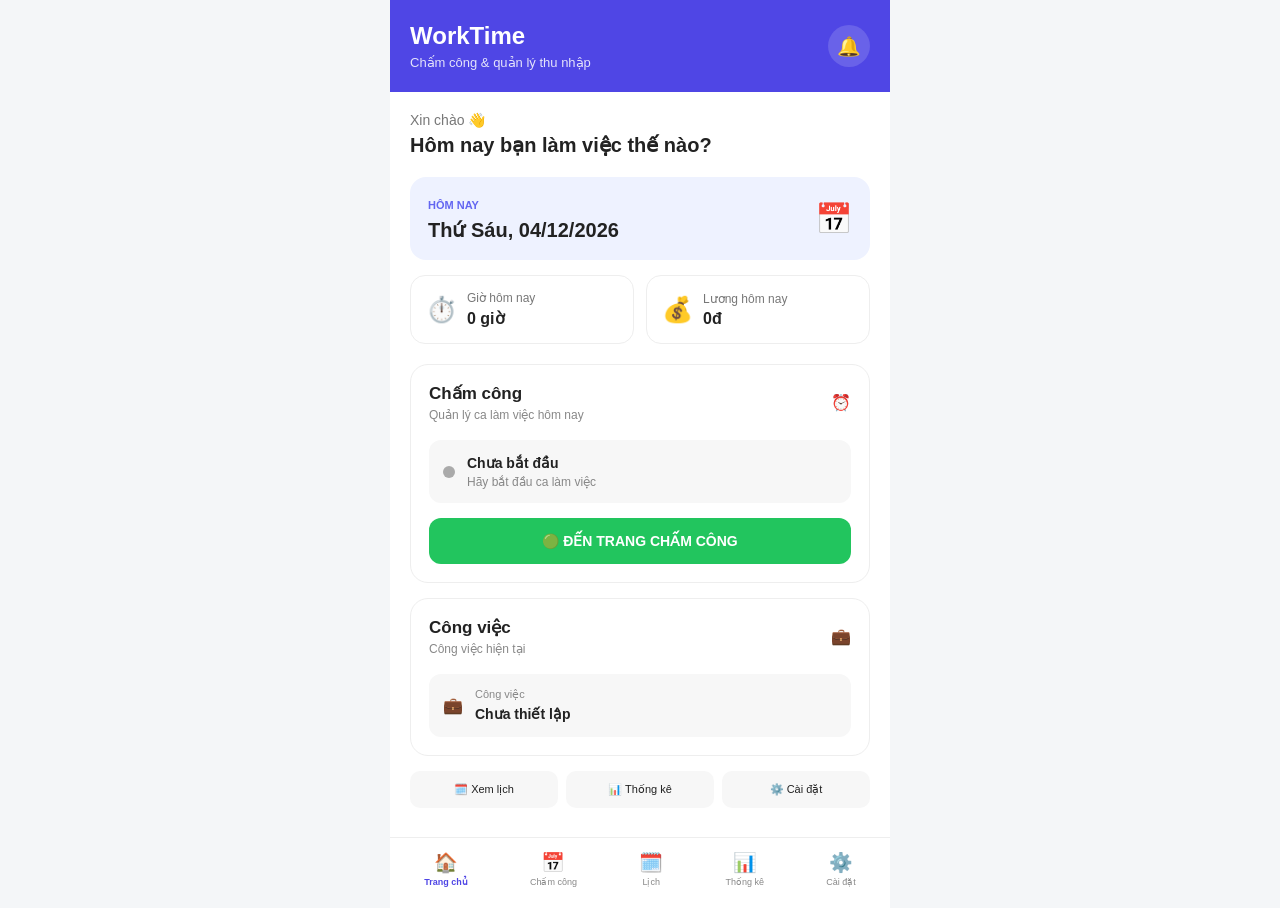
<file: index.html>
<!DOCTYPE html>
<html lang="vi">
<head>
    <meta charset="UTF-8">

    <meta name="viewport" content="width=device-width, initial-scale=1.0">

    <title>WorkTime – Chấm công & Quản lý thu nhập</title>
    
    <meta name="description"
        content="WorkTime giúp bạn chấm công, theo dõi giờ làm, tính lương và quản lý thu nhập dễ dàng cho cả công việc Part-time và Full-time.">

    <!-- Logo trên tab trình duyệt -->
    <link rel="icon" type="image/png" href="favicon.png">
    <link rel="apple-touch-icon" href="favicon.png">
    <meta name="keywords"
        content="WorkTime, chấm công, quản lý giờ làm, tính lương, lương part-time, lương full-time, lịch làm việc, thu nhập">

    <meta name="author" content="WorkTime">

    <!-- Google Search Console -->
    <meta name="google-site-verification"
        content="THAY_BẰNG_MÃ_GOOGLE_CỦA_BẠN">
    
    <!-- SEO -->
    <link rel="canonical"
        href="https://dinhthikieu1405-max.github.io/WorkTime-Kira/">

    <!-- Open Graph -->
    <meta property="og:title" content="WorkTime – Chấm công & Quản lý thu nhập">

    <meta property="og:description" content="Theo dõi giờ làm, chấm công, tính lương và quản lý thu nhập dễ dàng cho Part-time và Full-time.">

    <meta property="og:image" content="https://dinhthikieu1405-max.github.io/WorkTime-Kira/og-image.png">

    <meta property="og:url" content="https://dinhthikieu1405-max.github.io/WorkTime-Kira/">

    <meta property="og:type" content="website">

    <meta property="og:site_name" content="WorkTime">
    <link rel="stylesheet" href="style.css">
</head>

<body>

<div class="app">

    <!-- HEADER -->

    <header class="header">

        <div>

            <h1>WorkTime</h1>

            <p>
                Chấm công & quản lý thu nhập
            </p>

        </div>


        <button
            id="notificationBtn"
            class="notification-btn"
        >

            🔔

            <span
                id="notificationCount"
                class="notification-count hidden"
            >
                0
            </span>

        </button>

    </header>


    <!-- THÔNG BÁO -->

    <div
        id="notificationPanel"
        class="notification-panel hidden"
    >

        <div class="notification-header">

            <h3>🔔 Thông báo</h3>

            <button id="markAllRead">
                Đánh dấu đã đọc
            </button>

        </div>


        <div id="notificationList">

            <p class="empty-text">
                Chưa có thông báo
            </p>

        </div>

    </div>


    <!-- NỘI DUNG -->

    <main class="main">

        <section class="welcome">

            <p>Xin chào 👋</p>

            <h2>
                Hôm nay bạn làm việc thế nào?
            </h2>

        </section>


        <!-- NGÀY -->

        <section class="date-card">

            <div>

                <span class="date-label">
                    HÔM NAY
                </span>

                <h3 id="today">
                    --/--/----
                </h3>

            </div>


            <div class="calendar-icon">
                📅
            </div>

        </section>


        <!-- THỐNG KÊ HÔM NAY -->

        <section class="stats">

            <div class="stat-card">

                <div class="stat-icon">
                    ⏱️
                </div>

                <div>

                    <p>Giờ hôm nay</p>

                    <strong id="totalHours">
                        0 giờ
                    </strong>

                </div>

            </div>


            <div class="stat-card">

                <div class="stat-icon">
                    💰
                </div>

                <div>

                    <p>Lương hôm nay</p>

                    <strong id="todaySalary">
                        0đ
                    </strong>

                </div>

            </div>

        </section>


        <!-- CHẤM CÔNG -->

        <section class="attendance-card">

            <div class="section-title">

                <div>

                    <h2>Chấm công</h2>

                    <p>
                        Quản lý ca làm việc hôm nay
                    </p>

                </div>

                <span>⏰</span>

            </div>


            <div class="work-status">

                <div
                    id="statusDot"
                    class="status-dot"
                ></div>


                <div>

                    <strong id="workStatus">
                        Chưa bắt đầu
                    </strong>

                    <p id="workTime">
                        Hãy bắt đầu ca làm việc
                    </p>

                </div>

            </div>


            <a
                href="attendance.html"
                class="attendance-btn"
            >
                🟢 ĐẾN TRANG CHẤM CÔNG
            </a>

        </section>


        <!-- CÔNG VIỆC -->

        <section class="job-card">

            <div class="section-title">

                <div>

                    <h2>Công việc</h2>

                    <p>
                        Công việc hiện tại
                    </p>

                </div>

                <span>💼</span>

            </div>


            <div class="job-select">

                <span>💼</span>

                <div>

                    <small>
                        Công việc
                    </small>

                    <strong id="jobName">
                        Chưa thiết lập
                    </strong>

                </div>

            </div>

        </section>


        <!-- LIÊN KẾT NHANH -->

        <section class="quick-links">

            <a href="calendar.html">
                🗓️ Xem lịch
            </a>

            <a href="statistics.html">
                📊 Thống kê
            </a>

            <a href="settings.html">
                ⚙️ Cài đặt
            </a>

        </section>

    </main>


    <!-- MENU -->

    <nav class="bottom-nav">

        <a
            href="index.html"
            class="nav-item active"
        >

            <span>🏠</span>

            <small>
                Trang chủ
            </small>

        </a>


        <a
            href="attendance.html"
            class="nav-item"
        >

            <span>📅</span>

            <small>
                Chấm công
            </small>

        </a>


        <a
            href="calendar.html"
            class="nav-item"
        >

            <span>🗓️</span>

            <small>
                Lịch
            </small>

        </a>


        <a
            href="statistics.html"
            class="nav-item"
        >

            <span>📊</span>

            <small>
                Thống kê
            </small>

        </a>


        <a
            href="settings.html"
            class="nav-item"
        >

            <span>⚙️</span>

            <small>
                Cài đặt
            </small>

        </a>

    </nav>

</div>


<script src="app.js"></script>

<script src="notification.js"></script>

</body>

</html>
</file>
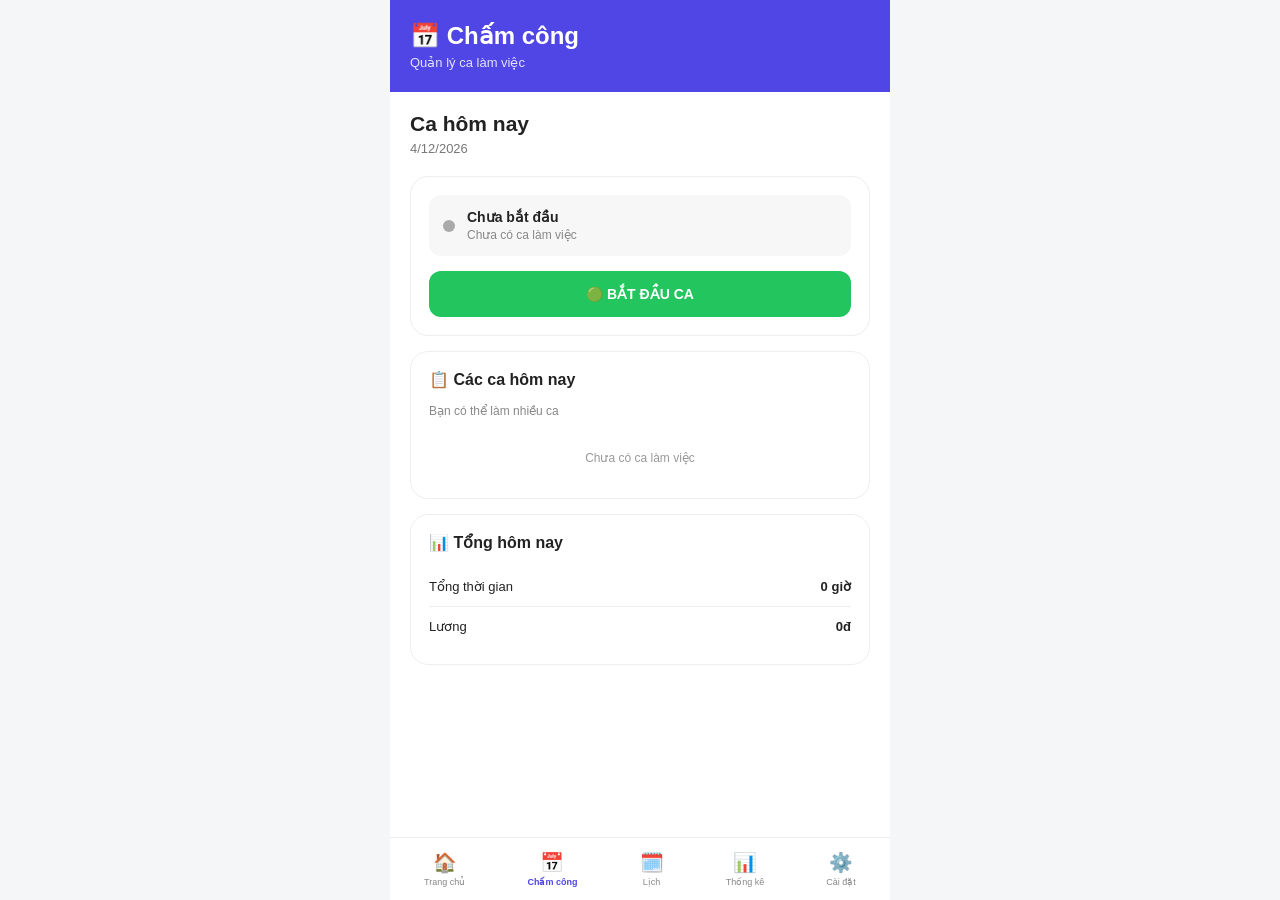
<file: attendance.html>
<!-- //Chấm công -->
<html lang="vi">

<head>
    <meta charset="UTF-8">

    <meta name="viewport" content="width=device-width, initial-scale=1.0">

    <title>WorkTime – Chấm công</title>

    <meta name="description"
        content="Chấm công và theo dõi thời gian làm việc hàng ngày với WorkTime.">

    <link rel="canonical"
        href="https://dinhthikieu1405-max.github.io/WorkTime-Kira/attendance.html">
    <link rel="icon" type="image/png" href="favicon.png">
    <link rel="apple-touch-icon" href="favicon.png">
    <link rel="stylesheet" href="style.css">
</head>

<body>

<div class="app">

    <header class="simple-header">

        <div>

            <h1>📅 Chấm công</h1>

            <p>
                Quản lý ca làm việc
            </p>

        </div>

    </header>


    <main class="main">

        <div class="page-title">

            <h2>Ca hôm nay</h2>

            <p id="attendanceDate">
                --/--/----
            </p>

        </div>


        <section class="attendance-card">

            <div class="work-status">

                <div
                    id="statusDot"
                    class="status-dot"
                ></div>


                <div>

                    <strong id="attendanceStatus">
                        Chưa bắt đầu
                    </strong>

                    <p id="attendanceTime">
                        Chưa có ca làm việc
                    </p>

                </div>

            </div>
            <!-- ĐỒNG HỒ LÀM VIỆC -->

            <div
                id="workingTimer"
                class="working-timer hidden"
            >

               <span>⏱️ Thời gian đã làm</span>

               <strong id="timer">
                    00:00:00
               </strong>

            </div>


            <button
                id="attendanceBtn"
                class="attendance-btn"
            >
                🟢 BẮT ĐẦU CA
            </button>

        </section>


        <section class="info-card">

            <div class="section-title">

                <div>

                    <h3>
                        📋 Các ca hôm nay
                    </h3>

                    <p>
                        Bạn có thể làm nhiều ca
                    </p>

                </div>

            </div>


            <div id="todayShiftList">

                <p class="empty-text">
                    Chưa có ca làm việc
                </p>

            </div>

        </section>


        <section class="info-card">

            <h3>
                📊 Tổng hôm nay
            </h3>


            <div class="info-row">

                <span>
                    Tổng thời gian
                </span>

                <strong id="totalHours">
                    0 giờ
                </strong>

            </div>


            <div class="info-row">

                <span>
                    Lương
                </span>

                <strong id="todaySalary">
                    0đ
                </strong>

            </div>

        </section>

    </main>


    <nav class="bottom-nav">

        <a
            href="index.html"
            class="nav-item"
        >
            <span>🏠</span>
            <small>Trang chủ</small>
        </a>


        <a
            href="attendance.html"
            class="nav-item active"
        >
            <span>📅</span>
            <small>Chấm công</small>
        </a>


        <a
            href="calendar.html"
            class="nav-item"
        >
            <span>🗓️</span>
            <small>Lịch</small>
        </a>


        <a
            href="statistics.html"
            class="nav-item"
        >
            <span>📊</span>
            <small>Thống kê</small>
        </a>


        <a
            href="settings.html"
            class="nav-item"
        >
            <span>⚙️</span>
            <small>Cài đặt</small>
        </a>

    </nav>

</div>


<script src="app.js"></script>

<script src="attendance.js"></script>

</body>

</html>
</file>
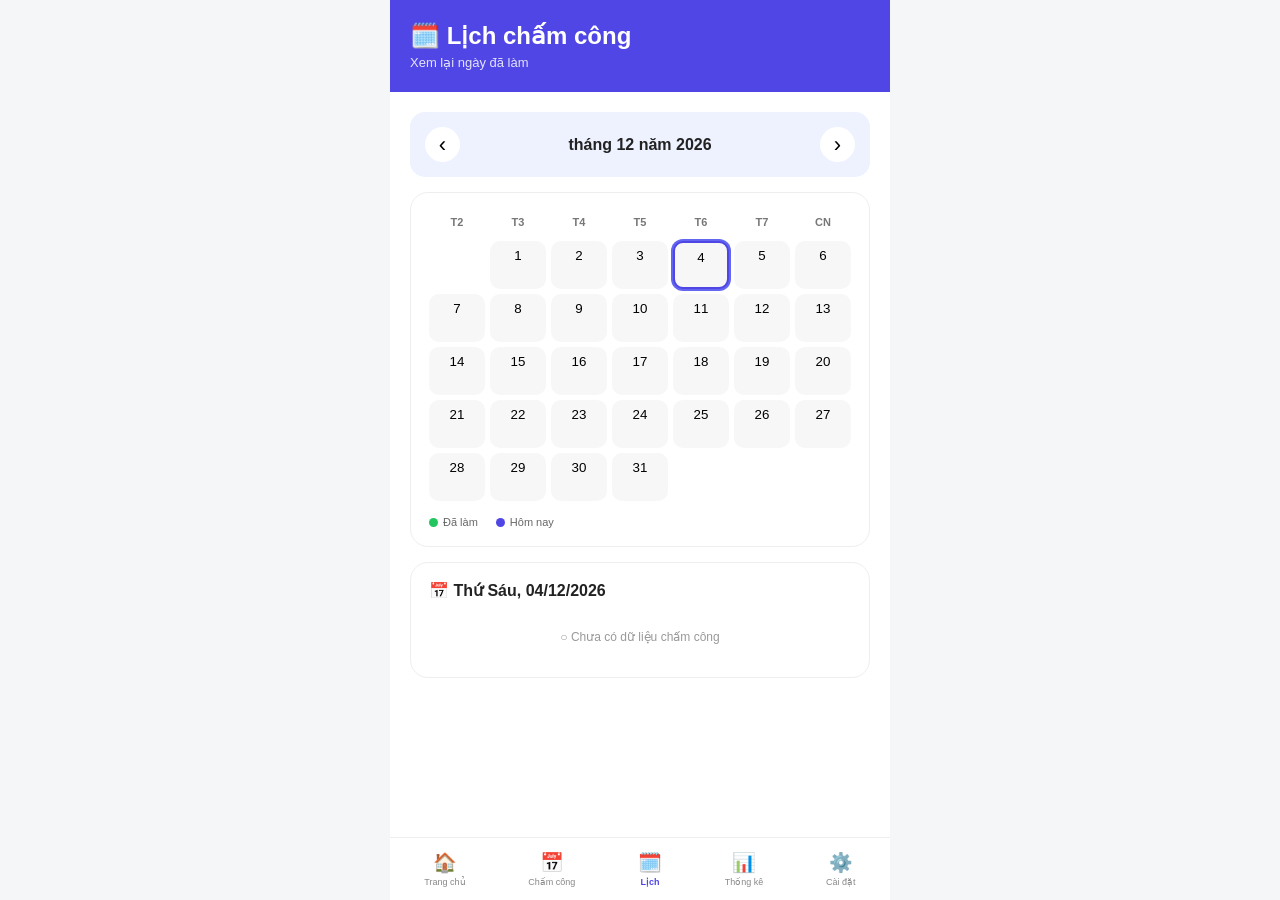
<file: calendar.html>
<!-- //lịch -->
<!DOCTYPE html>
<html lang="vi">

<head>

    <meta charset="UTF-8">

    <meta
        name="viewport"
        content="width=device-width, initial-scale=1.0"
    >

    <title>WorkTime - Lịch</title>
    <link rel="icon" type="image/png" href="favicon.png">
    <link rel="apple-touch-icon" href="favicon.png">
    <link
        rel="stylesheet"
        href="style.css"
    >

</head>


<body>

<div class="app">

    <header class="simple-header">

        <div>

            <h1>🗓️ Lịch chấm công</h1>

            <p>
                Xem lại ngày đã làm
            </p>

        </div>

    </header>


    <main class="main">

        <section class="month-card">

            <button id="prevMonth">
                ‹
            </button>


            <strong id="currentMonth">
                Tháng
            </strong>


            <button id="nextMonth">
                ›
            </button>

        </section>


        <section class="calendar-card">

            <div class="weekdays">

                <span>T2</span>
                <span>T3</span>
                <span>T4</span>
                <span>T5</span>
                <span>T6</span>
                <span>T7</span>
                <span>CN</span>

            </div>


            <div
                id="calendarGrid"
                class="calendar-grid"
            ></div>


            <div class="calendar-legend">

                <span>

                    <i class="dot worked"></i>

                    Đã làm

                </span>


                <span>

                    <i class="dot today-dot"></i>

                    Hôm nay

                </span>

            </div>

        </section>


        <section class="info-card">

            <h3 id="selectedDayTitle">
                Chọn một ngày
            </h3>


            <div id="selectedDayContent">

                <p class="empty-text">

                    Bấm vào một ngày để xem
                    chi tiết.

                </p>

            </div>

        </section>

    </main>


    <nav class="bottom-nav">

        <a
            href="index.html"
            class="nav-item"
        >
            <span>🏠</span>
            <small>Trang chủ</small>
        </a>


        <a
            href="attendance.html"
            class="nav-item"
        >
            <span>📅</span>
            <small>Chấm công</small>
        </a>


        <a
            href="calendar.html"
            class="nav-item active"
        >
            <span>🗓️</span>
            <small>Lịch</small>
        </a>


        <a
            href="statistics.html"
            class="nav-item"
        >
            <span>📊</span>
            <small>Thống kê</small>
        </a>


        <a
            href="settings.html"
            class="nav-item"
        >
            <span>⚙️</span>
            <small>Cài đặt</small>
        </a>

    </nav>

</div>


<script src="app.js"></script>

<script src="calendar.js"></script>

</body>

</html>
</file>
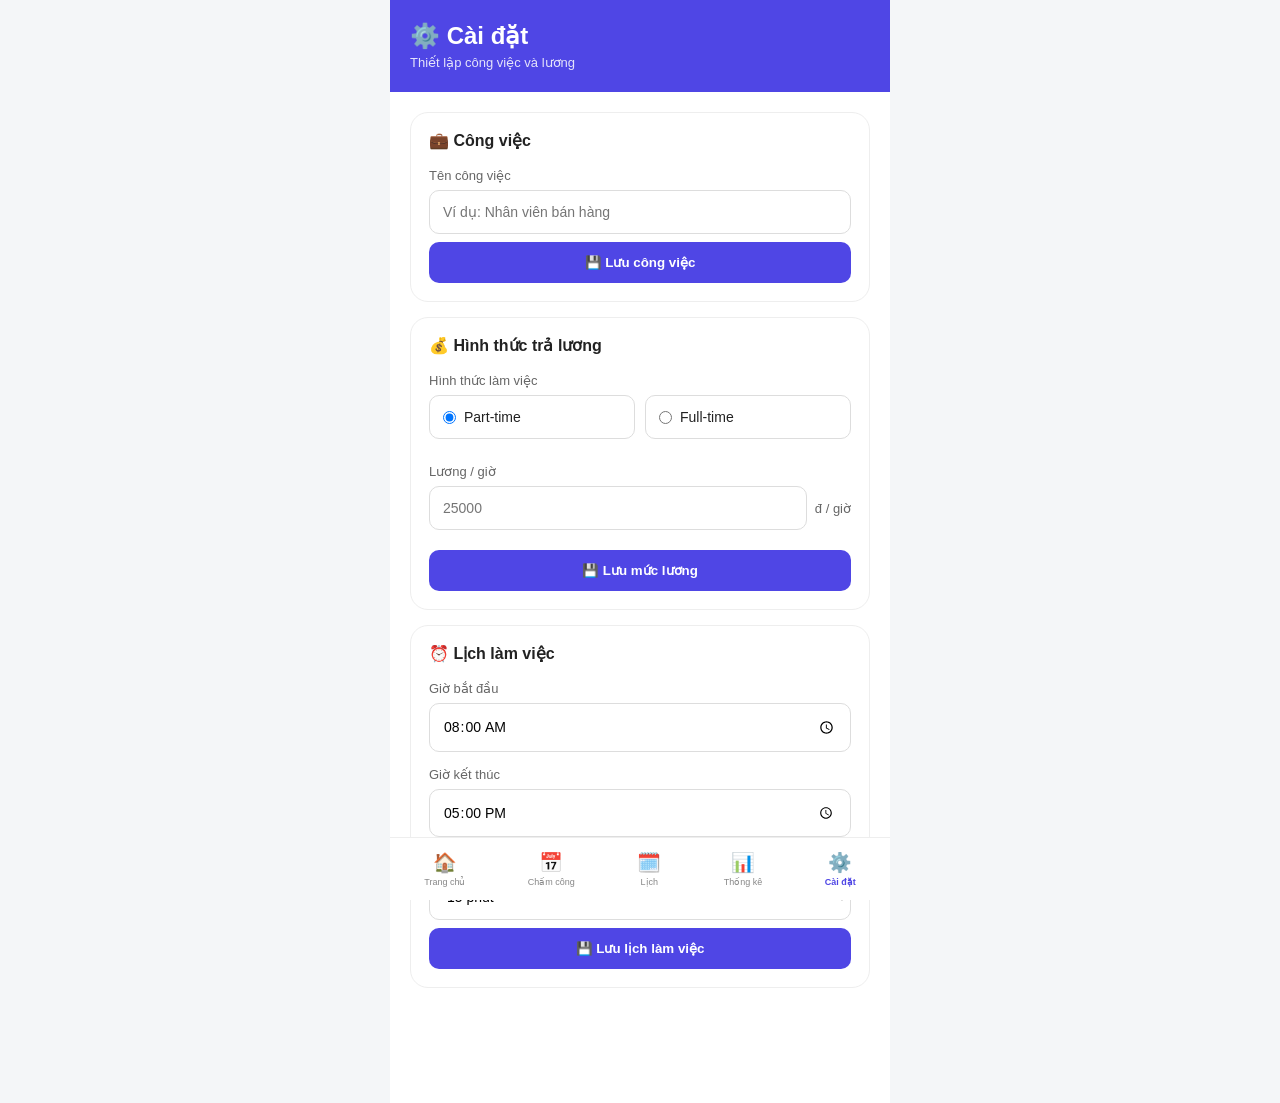
<file: settings.html>
<!-- Cài đặt -->
<html lang="vi">

<head>
    <meta charset="UTF-8">

    <meta name="viewport" content="width=device-width, initial-scale=1.0">

    <title>WorkTime – Cài đặt</title>

    <meta name="description"
        content="Thiết lập hình thức làm việc Full-time hoặc Part-time và mức lương trong WorkTime.">

    <link rel="canonical"
        href="https://dinhthikieu1405-max.github.io/WorkTime-Kira/settings.html">
    <link rel="icon" type="image/png" href="favicon.png">
    <link rel="apple-touch-icon" href="favicon.png">
    <link rel="stylesheet" href="style.css">
</head>


<body>

<div class="app">

    <header class="simple-header">

        <div>

            <h1>⚙️ Cài đặt</h1>

            <p>
                Thiết lập công việc và lương
            </p>

        </div>

    </header>


    <main class="main">


        <!-- CÔNG VIỆC -->

        <section class="setting-card">

            <h3>
                💼 Công việc
            </h3>


            <label>
                Tên công việc
            </label>


            <input
                type="text"
                id="jobInput"
                placeholder="Ví dụ: Nhân viên bán hàng"
            >


            <button
                id="saveJob"
                class="save-btn"
            >
                💾 Lưu công việc
            </button>

        </section>


        <!-- LƯƠNG -->

        <section class="setting-card">

            <h3>
                💰 Hình thức trả lương
            </h3>


            <label>
                Hình thức làm việc
            </label>


            <div class="salary-type">

                <label class="radio-option">

                    <input
                        type="radio"
                        name="salaryType"
                        value="part-time"
                        id="partTime"
                        checked
                    >

                    <span>
                        Part-time
                    </span>

                </label>


                <label class="radio-option">

                    <input
                        type="radio"
                        name="salaryType"
                        value="full-time"
                        id="fullTime"
                    >

                    <span>
                        Full-time
                    </span>

                </label>

            </div>


            <!-- PART TIME -->

            <div id="partTimeSalary">

                <label>
                    Lương / giờ
                </label>


                <div class="salary-input">

                    <input
                        type="number"
                        id="hourSalaryInput"
                        placeholder="25000"
                    >


                    <span>
                        đ / giờ
                    </span>

                </div>

            </div>


            <!-- FULL TIME -->

            <div
                id="fullTimeSalary"
                class="hidden"
            >

                <label>
                    Lương / ngày
                </label>


                <div class="salary-input">

                    <input
                        type="number"
                        id="daySalaryInput"
                        placeholder="300000"
                    >


                    <span>
                        đ / ngày
                    </span>

                </div>

            </div>


            <button
                id="saveSalary"
                class="save-btn"
            >
                💾 Lưu mức lương
            </button>

        </section>


        <!-- LỊCH -->

        <section class="setting-card">

            <h3>
                ⏰ Lịch làm việc
            </h3>


            <label>
                Giờ bắt đầu
            </label>


            <input
                type="time"
                id="workStart"
                value="08:00"
            >


            <label class="setting-label-gap">
                Giờ kết thúc
            </label>


            <input
                type="time"
                id="workEnd"
                value="17:00"
            >


            <label class="setting-label-gap">
                Nhắc trước
            </label>


            <select id="reminderMinutes">

                <option value="5">
                    5 phút
                </option>

                <option value="15" selected>
                    15 phút
                </option>

                <option value="30">
                    30 phút
                </option>

                <option value="60">
                    60 phút
                </option>

            </select>


            <button
                id="saveSchedule"
                class="save-btn"
            >
                💾 Lưu lịch làm việc
            </button>

        </section>

    </main>


    <nav class="bottom-nav">

        <a
            href="index.html"
            class="nav-item"
        >
            <span>🏠</span>
            <small>Trang chủ</small>
        </a>


        <a
            href="attendance.html"
            class="nav-item"
        >
            <span>📅</span>
            <small>Chấm công</small>
        </a>


        <a
            href="calendar.html"
            class="nav-item"
        >
            <span>🗓️</span>
            <small>Lịch</small>
        </a>


        <a
            href="statistics.html"
            class="nav-item"
        >
            <span>📊</span>
            <small>Thống kê</small>
        </a>


        <a
            href="settings.html"
            class="nav-item active"
        >
            <span>⚙️</span>
            <small>Cài đặt</small>
        </a>

    </nav>

</div>


<script src="app.js"></script>

<script src="settings.js"></script>

</body>

</html>
</file>
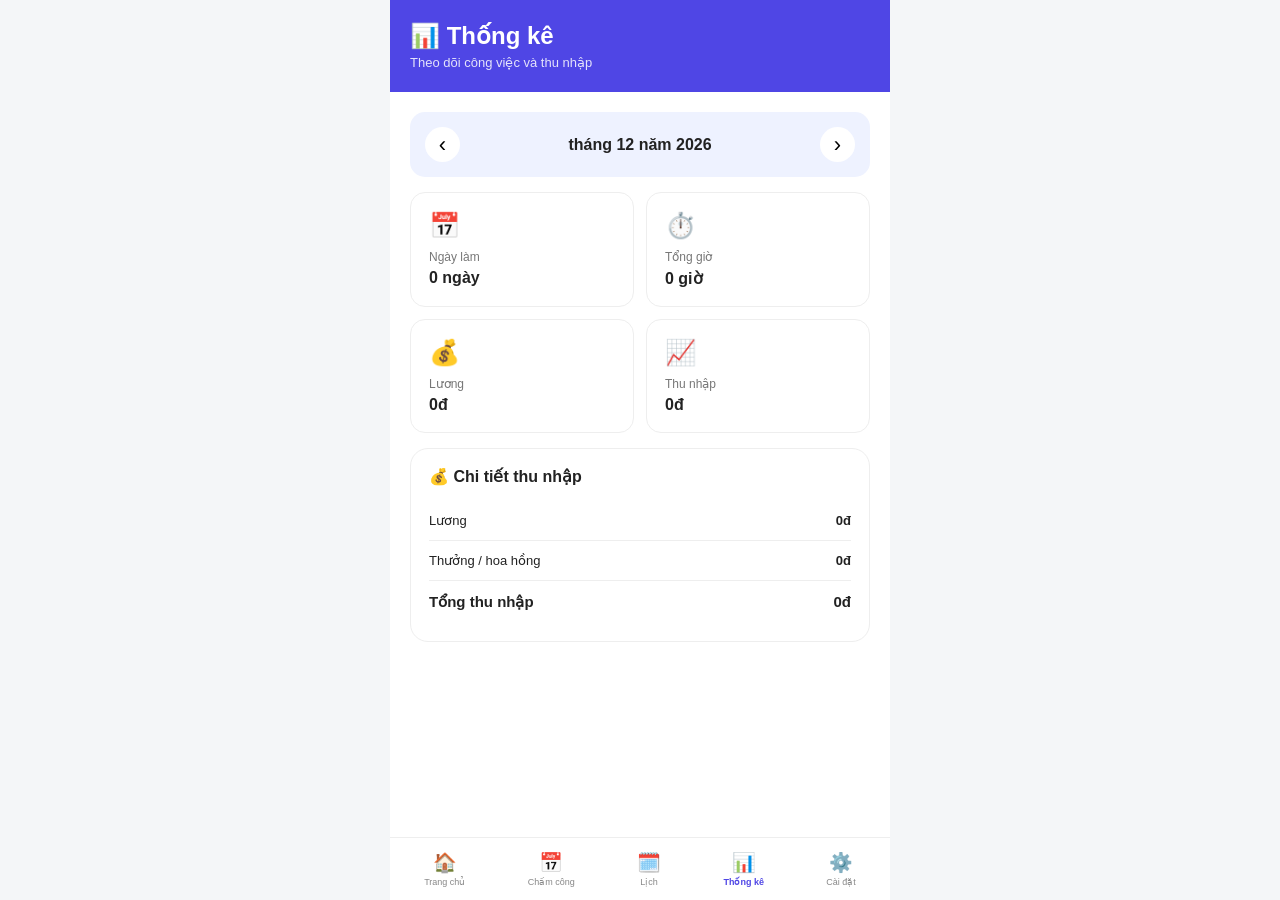
<file: statistics.html>
<!-- thống kê -->
<html lang="vi">

<head>
    <meta charset="UTF-8">

    <meta name="viewport" content="width=device-width, initial-scale=1.0">

    <title>WorkTime – Thống kê thu nhập</title>

    <meta name="description"
        content="Theo dõi tổng số giờ làm và thu nhập với thống kê trực quan từ WorkTime.">

    <link rel="canonical"
        href="https://dinhthikieu1405-max.github.io/WorkTime-Kira/statistics.html">
    <link rel="icon" type="image/png" href="favicon.png">
    <link rel="apple-touch-icon" href="favicon.png">
    <link rel="stylesheet" href="style.css">
</head>


<body>

<div class="app">

    <header class="simple-header">

        <div>

            <h1>📊 Thống kê</h1>

            <p>
                Theo dõi công việc và thu nhập
            </p>

        </div>

    </header>


    <main class="main">

        <section class="month-card">

            <button id="prevMonth">
                ‹
            </button>


            <strong id="currentMonth">
                Tháng
            </strong>


            <button id="nextMonth">
                ›
            </button>

        </section>


        <section class="statistics-grid">

            <div class="statistics-card">

                <span>📅</span>

                <p>
                    Ngày làm
                </p>

                <strong id="monthDays">
                    0 ngày
                </strong>

            </div>


            <div class="statistics-card">

                <span>⏱️</span>

                <p>
                    Tổng giờ
                </p>

                <strong id="monthHours">
                    0 giờ
                </strong>

            </div>


            <div class="statistics-card">

                <span>💰</span>

                <p>
                    Lương
                </p>

                <strong id="monthSalary">
                    0đ
                </strong>

            </div>


            <div class="statistics-card">

                <span>📈</span>

                <p>
                    Thu nhập
                </p>

                <strong id="monthIncome">
                    0đ
                </strong>

            </div>

        </section>


        <section class="info-card">

            <h3>
                💰 Chi tiết thu nhập
            </h3>


            <div class="info-row">

                <span>
                    Lương
                </span>

                <strong id="salaryMonth">
                    0đ
                </strong>

            </div>


            <div class="info-row">

                <span>
                    Thưởng / hoa hồng
                </span>

                <strong>
                    0đ
                </strong>

            </div>


            <div class="info-row total-row">

                <span>
                    Tổng thu nhập
                </span>

                <strong id="totalIncomeMonth">
                    0đ
                </strong>

            </div>

        </section>

    </main>


    <nav class="bottom-nav">

        <a
            href="index.html"
            class="nav-item"
        >
            <span>🏠</span>
            <small>Trang chủ</small>
        </a>


        <a
            href="attendance.html"
            class="nav-item"
        >
            <span>📅</span>
            <small>Chấm công</small>
        </a>


        <a
            href="calendar.html"
            class="nav-item"
        >
            <span>🗓️</span>
            <small>Lịch</small>
        </a>


        <a
            href="statistics.html"
            class="nav-item active"
        >
            <span>📊</span>
            <small>Thống kê</small>
        </a>


        <a
            href="settings.html"
            class="nav-item"
        >
            <span>⚙️</span>
            <small>Cài đặt</small>
        </a>

    </nav>

</div>


<script src="app.js"></script>

<script src="statistics.js"></script>

</body>

</html>
</file>
<file: style.css>
* {
    margin: 0;
    padding: 0;
    box-sizing: border-box;
}


body {

    font-family:
        Arial,
        Helvetica,
        sans-serif;

    background: #f4f6f8;

    color: #222;

}


a {
    text-decoration: none;

    color: inherit;
}


button,
input,
select {
    font-family: inherit;
}


.app {

    width: 100%;

    max-width: 500px;

    min-height: 100vh;

    margin: auto;

    background: white;

    padding-bottom: 80px;

}


/* ==========================
   HEADER
========================== */

.header,
.simple-header {

    padding: 22px 20px;

    background: #4f46e5;

    color: white;

}


.header {

    display: flex;

    justify-content: space-between;

    align-items: center;

}


.header h1,
.simple-header h1 {

    font-size: 24px;

    margin-bottom: 5px;

}


.header p,
.simple-header p {

    font-size: 13px;

    opacity: .85;

}


/* ==========================
   NOTIFICATION
========================== */

.notification-btn {

    position: relative;

    width: 42px;

    height: 42px;

    border: none;

    border-radius: 50%;

    background:
        rgba(255,255,255,.15);

    color: white;

    font-size: 19px;

    cursor: pointer;

}


.notification-count {

    position: absolute;

    top: -3px;

    right: -3px;

    min-width: 18px;

    height: 18px;

    padding: 2px 5px;

    border-radius: 20px;

    background: #ef4444;

    color: white;

    font-size: 10px;

    font-weight: bold;

}


.notification-panel {

    position: fixed;

    top: 75px;

    left: 50%;

    transform: translateX(-50%);

    width: calc(100% - 30px);

    max-width: 470px;

    background: white;

    border: 1px solid #ddd;

    border-radius: 15px;

    box-shadow:
        0 8px 25px
        rgba(0,0,0,.15);

    z-index: 200;

}


.notification-header {

    display: flex;

    justify-content: space-between;

    align-items: center;

    padding: 15px;

    border-bottom:
        1px solid #eee;

}


.notification-header h3 {

    font-size: 15px;

}


.notification-header button {

    border: none;

    background: none;

    color: #4f46e5;

    font-size: 11px;

    cursor: pointer;

}


.notification-item {

    padding: 13px 15px;

    border-bottom:
        1px solid #eee;

    cursor: pointer;

}


.notification-item.unread {

    background: #eef2ff;

}


.notification-item strong {

    display: block;

    font-size: 13px;

    margin-bottom: 4px;

}


.notification-item p {

    font-size: 12px;

    color: #666;

}


.notification-item small {

    display: block;

    margin-top: 5px;

    color: #999;

    font-size: 10px;

}


/* ==========================
   MAIN
========================== */

.main {

    padding: 20px;

}


.hidden {

    display: none !important;

}


.page-title {

    margin-bottom: 20px;

}


.page-title h2 {

    font-size: 21px;

    margin-bottom: 5px;

}


.page-title p {

    color: #777;

    font-size: 13px;

}


/* ==========================
   WELCOME
========================== */

.welcome {

    margin-bottom: 20px;

}


.welcome p {

    color: #777;

    font-size: 14px;

    margin-bottom: 5px;

}


.welcome h2 {

    font-size: 20px;

}


/* ==========================
   DATE
========================== */

.date-card {

    display: flex;

    justify-content: space-between;

    align-items: center;

    padding: 18px;

    border-radius: 16px;

    background: #eef2ff;

    margin-bottom: 15px;

}


.date-label {

    font-size: 11px;

    color: #6366f1;

    font-weight: bold;

}


.date-card h3 {

    margin-top: 5px;

    font-size: 20px;

}


.calendar-icon {

    font-size: 30px;

}


/* ==========================
   STATS
========================== */

.stats {

    display: flex;

    gap: 12px;

    margin-bottom: 20px;

}


.stat-card {

    flex: 1;

    display: flex;

    align-items: center;

    gap: 10px;

    padding: 15px;

    border: 1px solid #eee;

    border-radius: 15px;

}


.stat-icon {

    font-size: 25px;

}


.stat-card p {

    font-size: 12px;

    color: #777;

    margin-bottom: 4px;

}


.stat-card strong {

    font-size: 16px;

}


/* ==========================
   CARDS
========================== */

.attendance-card,
.job-card,
.info-card,
.setting-card,
.calendar-card {

    padding: 18px;

    border: 1px solid #eee;

    border-radius: 18px;

    margin-bottom: 15px;

    background: white;

}


.section-title {

    display: flex;

    justify-content: space-between;

    align-items: center;

    margin-bottom: 18px;

}


.section-title h2 {

    font-size: 17px;

    margin-bottom: 4px;

}


.section-title h3 {

    font-size: 16px;

}


.section-title p {

    color: #888;

    font-size: 12px;

}


/* ==========================
   STATUS
========================== */

.work-status {

    display: flex;

    align-items: center;

    gap: 12px;

    padding: 14px;

    background: #f7f7f7;

    border-radius: 12px;

    margin-bottom: 15px;

}


.status-dot {

    width: 12px;

    height: 12px;

    border-radius: 50%;

    background: #aaa;

}


.work-status strong {

    font-size: 14px;

}


.work-status p {

    color: #888;

    font-size: 12px;

    margin-top: 3px;

}


/* ==========================
   BUTTON
========================== */

.attendance-btn {

    display: block;

    width: 100%;

    padding: 15px;

    border: none;

    border-radius: 12px;

    background: #22c55e;

    color: white;

    text-align: center;

    font-size: 14px;

    font-weight: bold;

    cursor: pointer;

}


.attendance-btn:hover {

    opacity: .9;

}


.save-btn {

    width: 100%;

    margin-top: 8px;

    padding: 13px;

    border: none;

    border-radius: 10px;

    background: #4f46e5;

    color: white;

    font-weight: bold;

    cursor: pointer;

}


/* ==========================
   JOB
========================== */

.job-select {

    display: flex;

    align-items: center;

    gap: 12px;

    padding: 14px;

    border-radius: 12px;

    background: #f7f7f7;

}


.job-select div {

    flex: 1;

}


.job-select small {

    display: block;

    color: #888;

    font-size: 11px;

    margin-bottom: 4px;

}


.job-select strong {

    font-size: 14px;

}


/* ==========================
   QUICK LINKS
========================== */

.quick-links {

    display: grid;

    grid-template-columns:
        repeat(3, 1fr);

    gap: 8px;

}


.quick-links a {

    padding: 12px 5px;

    border-radius: 10px;

    background: #f7f7f7;

    text-align: center;

    font-size: 11px;

}


/* ==========================
   MONTH
========================== */

.month-card {

    display: flex;

    justify-content: space-between;

    align-items: center;

    padding: 15px;

    margin-bottom: 15px;

    background: #eef2ff;

    border-radius: 15px;

}


.month-card button {

    width: 35px;

    height: 35px;

    border: none;

    border-radius: 50%;

    background: white;

    font-size: 22px;

    cursor: pointer;

}


.month-card strong {

    font-size: 16px;

}


/* ==========================
   CALENDAR
========================== */

.weekdays {

    display: grid;

    grid-template-columns:
        repeat(7,1fr);

    gap: 5px;

    margin-bottom: 8px;

}


.weekdays span {

    text-align: center;

    font-size: 11px;

    font-weight: bold;

    color: #777;

    padding: 5px 0;

}


.calendar-grid {

    display: grid;

    grid-template-columns:
        repeat(7,1fr);

    gap: 5px;

}


.calendar-day {

    min-height: 48px;

    border: none;

    border-radius: 10px;

    background: #f7f7f7;

    position: relative;

    cursor: pointer;

}


.calendar-day.empty {

    background: transparent;

    cursor: default;

}


.calendar-day.worked {

    background: #dcfce7;

    font-weight: bold;

}


.calendar-day.today {

    border:
        2px solid #4f46e5;

}


.calendar-day.selected {

    box-shadow:
        0 0 0 2px #6366f1;

}


.day-number {

    position: absolute;

    top: 7px;

    left: 0;

    width: 100%;

    text-align: center;

}


.day-mark {

    position: absolute;

    bottom: 5px;

    left: 0;

    width: 100%;

    text-align: center;

    font-size: 10px;

    color: #16a34a;

}


/* ==========================
   LEGEND
========================== */

.calendar-legend {

    display: flex;

    gap: 18px;

    margin-top: 15px;

    font-size: 11px;

    color: #666;

}


.calendar-legend span {

    display: flex;

    align-items: center;

    gap: 5px;

}


.dot {

    width: 9px;

    height: 9px;

    border-radius: 50%;

    display: inline-block;

}


.dot.worked {

    background: #22c55e;

}


.dot.today-dot {

    background: #4f46e5;

}


/* ==========================
   SHIFT
========================== */

.shift-item {

    padding: 13px;

    border-radius: 12px;

    background: #f7f7f7;

    margin-bottom: 10px;

}


.shift-top {

    display: flex;

    justify-content: space-between;

    margin-bottom: 7px;

}


.shift-time {

    font-weight: bold;

    font-size: 13px;

}


.shift-hours {

    color: #4f46e5;

    font-size: 12px;

    font-weight: bold;

}


.shift-bottom {

    display: flex;

    justify-content: space-between;

    color: #777;

    font-size: 11px;

}


/* 
   INFO
 */

.info-card h3 {

    font-size: 16px;

    margin-bottom: 15px;

}


.info-row {

    display: flex;

    justify-content: space-between;

    padding: 12px 0;

    border-bottom:
        1px solid #eee;

    font-size: 13px;

}


.info-row:last-child {

    border-bottom: none;

}


.total-row {

    font-weight: bold;

    font-size: 15px;

}


/* 
   STATISTICS
 */

.statistics-grid {

    display: grid;

    grid-template-columns:
        1fr 1fr;

    gap: 12px;

    margin-bottom: 15px;

}


.statistics-card {

    padding: 18px;

    border: 1px solid #eee;

    border-radius: 15px;

}


.statistics-card span {

    font-size: 25px;

}


.statistics-card p {

    color: #777;

    font-size: 12px;

    margin-top: 10px;

}


.statistics-card strong {

    display: block;

    margin-top: 5px;

    font-size: 16px;

}


/*
   SETTINGS
*/

.setting-card h3 {

    font-size: 16px;

    margin-bottom: 18px;

}


.setting-card label {

    display: block;

    font-size: 13px;

    color: #666;

    margin-bottom: 7px;

}


.setting-card input[type="text"],
.setting-card input[type="number"],
.setting-card input[type="time"],
.setting-card select {

    width: 100%;

    padding: 13px;

    border: 1px solid #ddd;

    border-radius: 10px;

    outline: none;

    font-size: 14px;

    background: white;

}


.setting-label-gap {

    margin-top: 15px;

}


/* 
   SALARY
 */

.salary-type {

    display: flex;

    gap: 10px;

    margin-bottom: 18px;

}


.radio-option {

    flex: 1;

    display: flex !important;

    align-items: center;

    gap: 8px;

    padding: 13px;

    border: 1px solid #ddd;

    border-radius: 10px;

    cursor: pointer;

    font-size: 14px !important;

    color: #222 !important;

}


.radio-option input {

    width: auto !important;

}


.salary-input {

    display: flex;

    align-items: center;

    gap: 8px;

    margin-bottom: 12px;

}


.salary-input input {

    flex: 1;

}


.salary-input span {

    white-space: nowrap;

    font-size: 13px;

    color: #666;

}


/* 
   EMPTY
 */

.empty-text {

    padding: 15px 0;

    color: #999;

    font-size: 12px;

    text-align: center;

}


/* 
   BOTTOM NAV
 */

.bottom-nav {

    position: fixed;

    bottom: 0;

    left: 50%;

    transform:
        translateX(-50%);

    width: 100%;

    max-width: 500px;

    display: flex;

    justify-content:
        space-around;

    padding: 9px 3px;

    background: white;

    border-top:
        1px solid #eee;

    z-index: 100;

}


.nav-item {

    display: flex;

    flex-direction: column;

    align-items: center;

    gap: 3px;

    color: #888;

    padding: 4px 7px;

}


.nav-item span {

    font-size: 19px;

}


.nav-item small {

    font-size: 9px;

}


.nav-item.active {

    color: #4f46e5;

    font-weight: bold;

}


/* 
   MOBILE
 */

@media (max-width: 380px) {

    .main {

        padding: 15px;

    }


    .stat-card {

        padding: 12px;

    }


    .calendar-day {

        min-height: 43px;

    }

}

/* ==========================
   WORKING TIMER
========================== */

.working-timer {

    margin-bottom: 15px;

    padding: 18px;

    border-radius: 14px;

    background: #eef2ff;

    text-align: center;

}


.working-timer span {

    display: block;

    color: #666;

    font-size: 12px;

    margin-bottom: 8px;

}


.working-timer strong {

    display: block;

    font-size: 32px;

    letter-spacing: 2px;

    color: #4f46e5;

    font-variant-numeric:
        tabular-nums;

}
</file>
